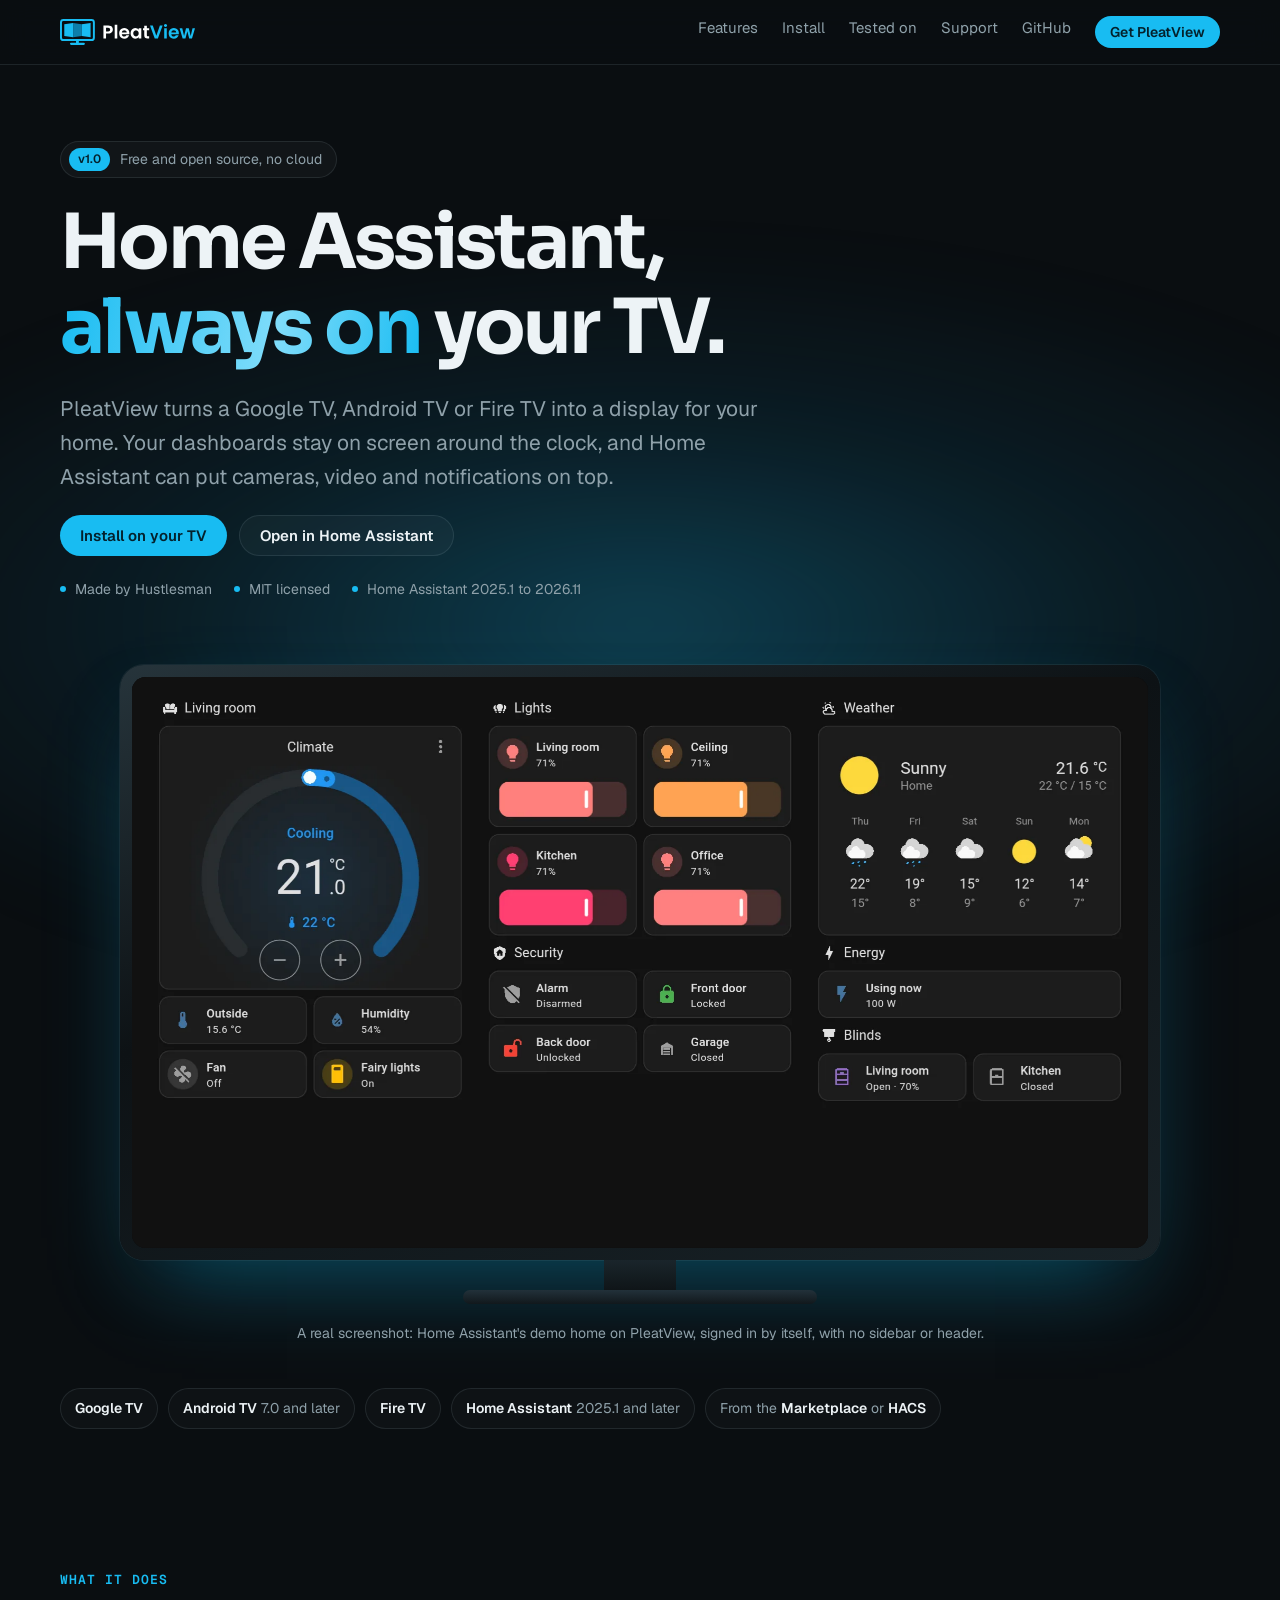
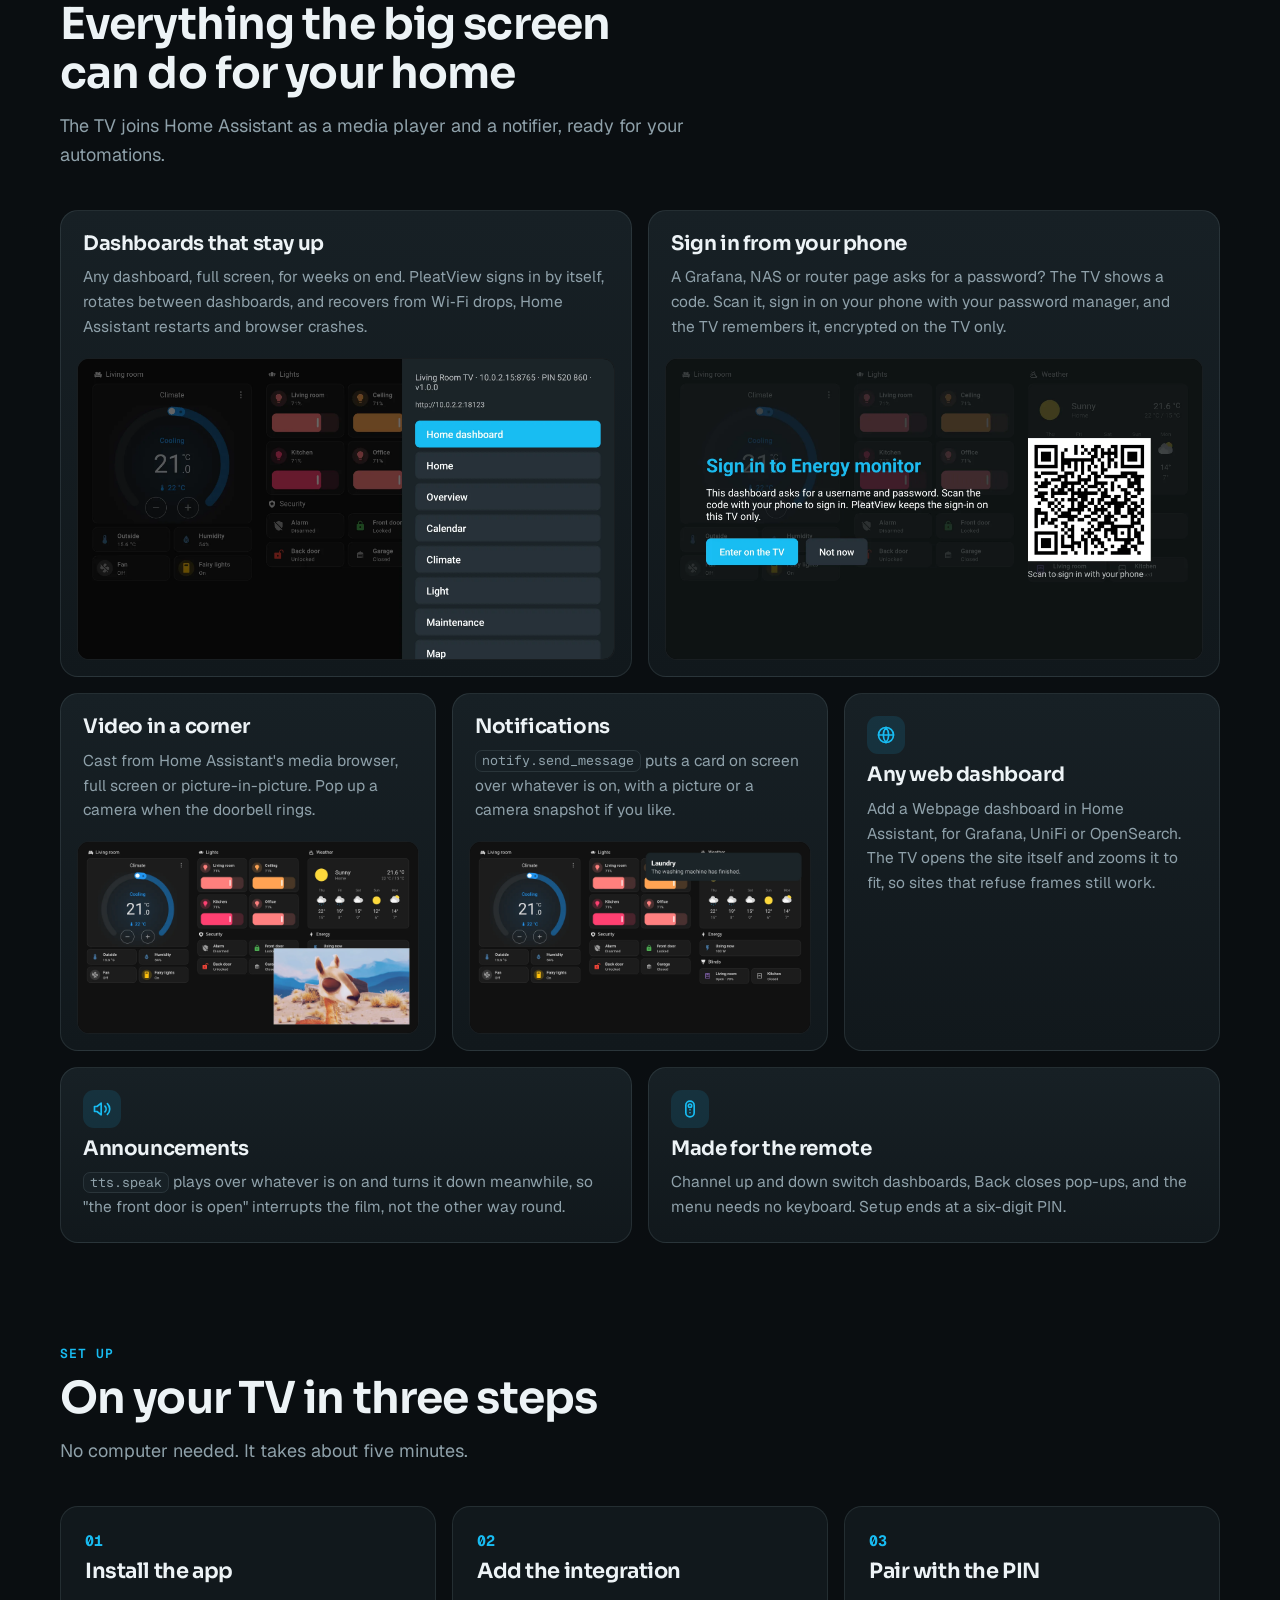
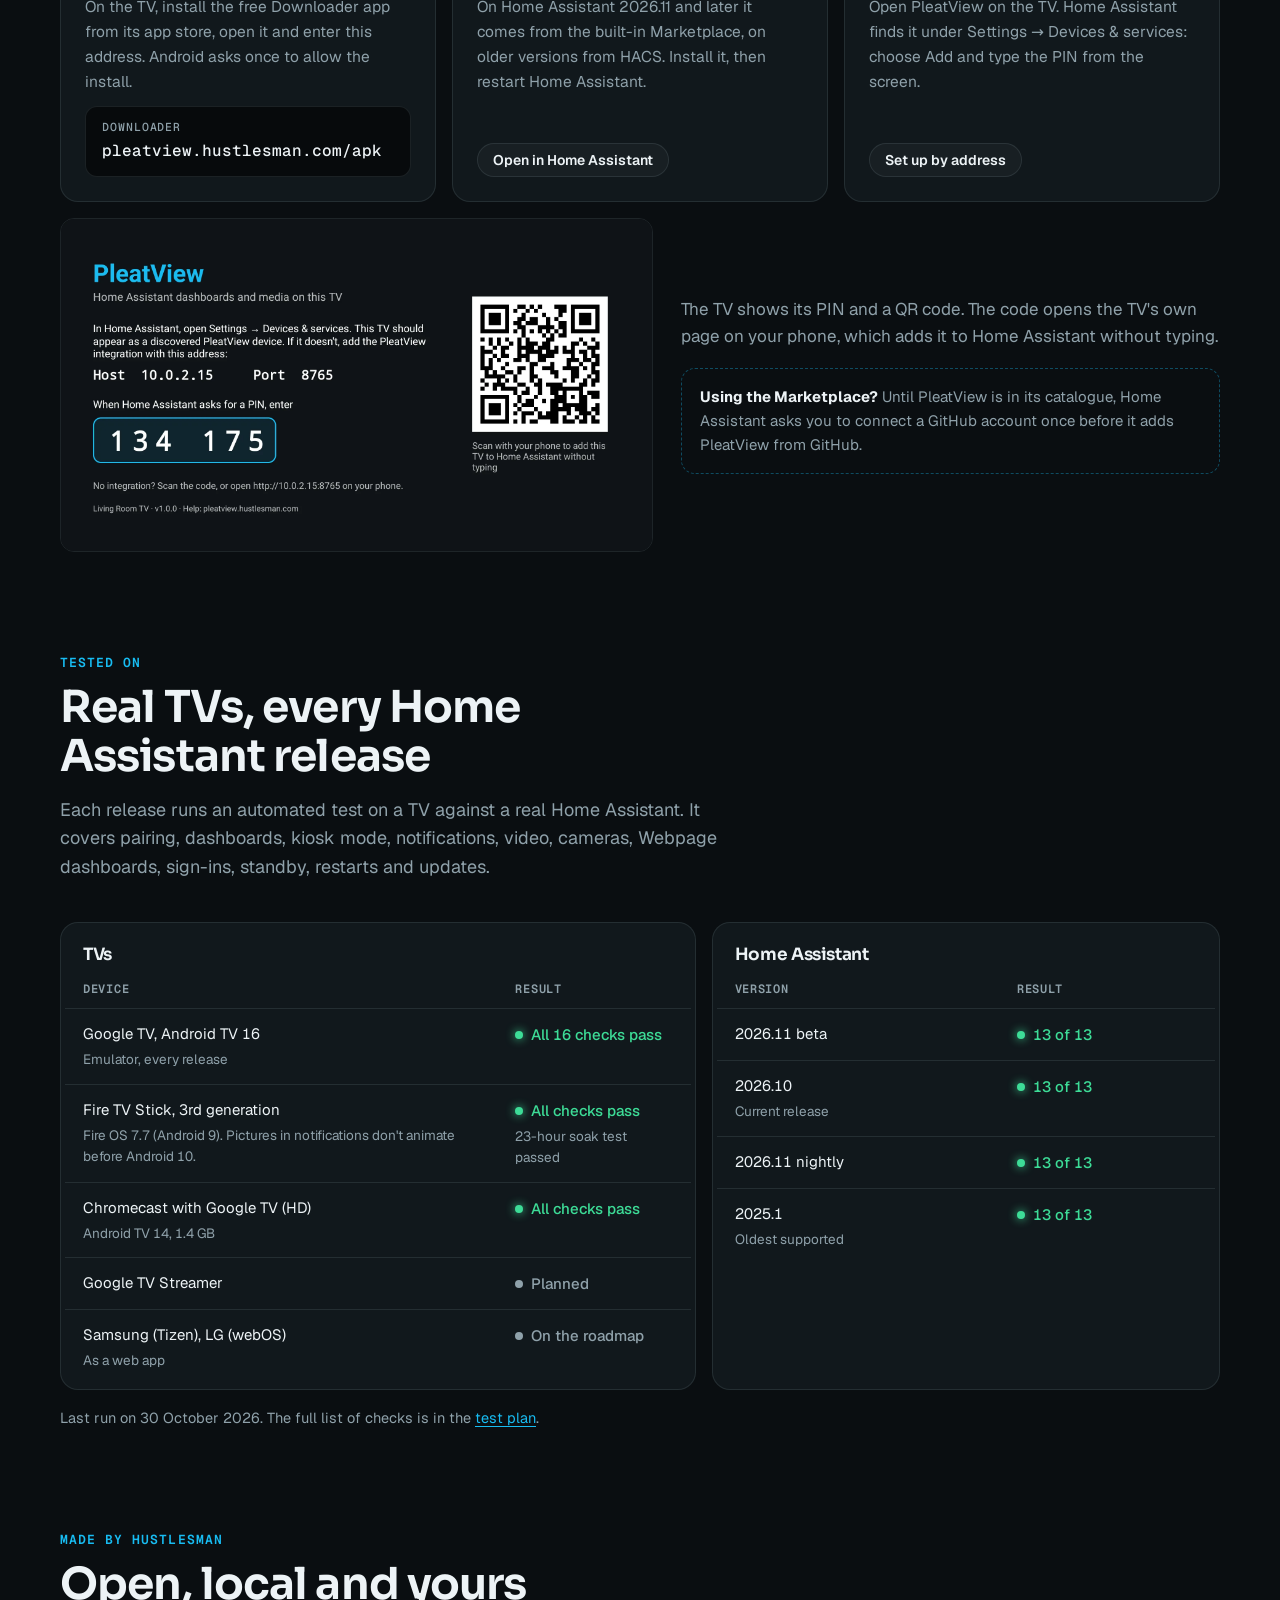
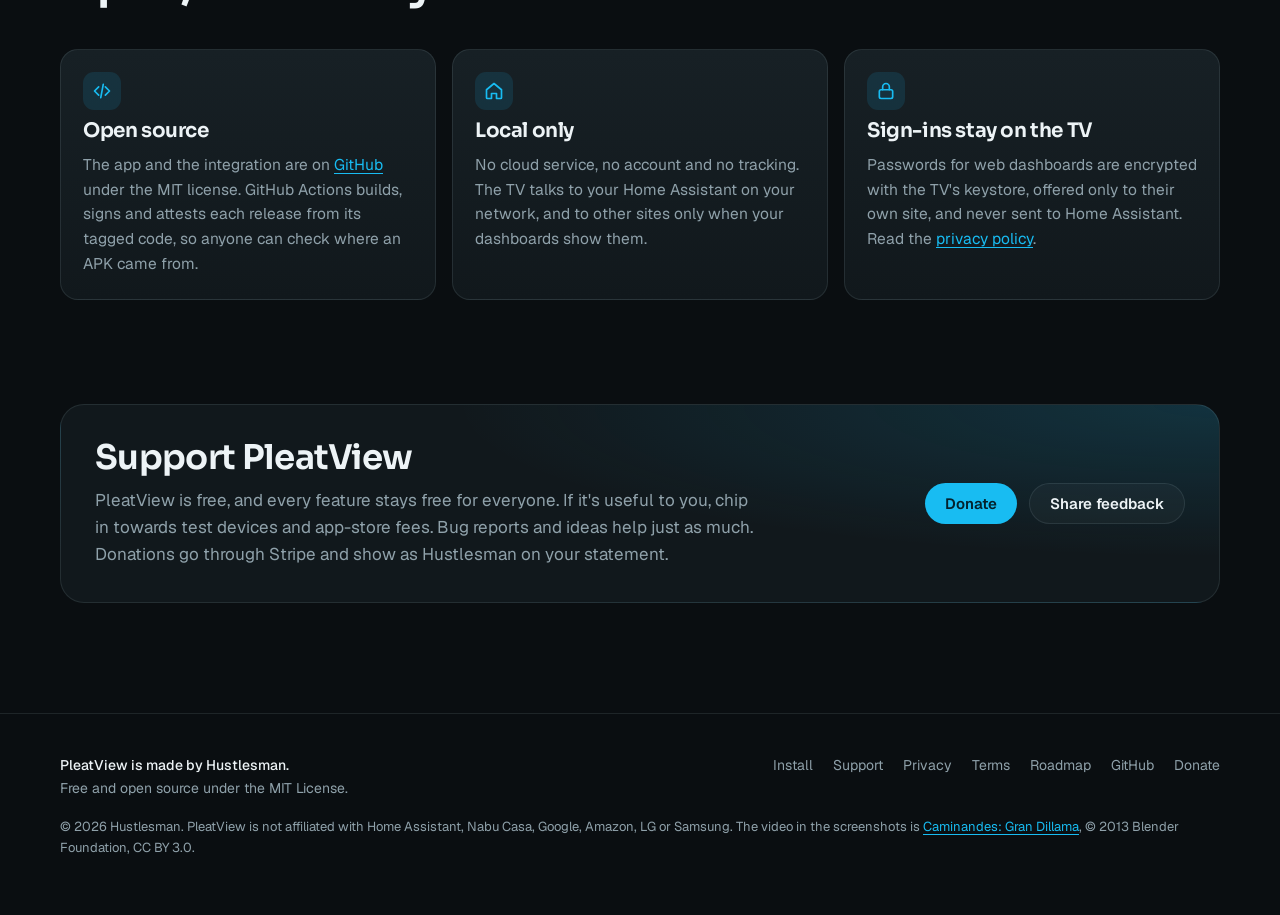
<file: site/index.html>
<!doctype html>
<html lang="en">
<head>
<meta charset="utf-8">
<meta name="viewport" content="width=device-width, initial-scale=1">
<title>PleatView: Home Assistant dashboards on your TV</title>
<meta name="description" content="PleatView turns a Google TV, Android TV or Fire TV into an always-on Home Assistant display. Dashboards around the clock, with cameras, video, sign-ins and notifications on top. Free, open source, local.">
<meta name="theme-color" content="#0a0e11">
<meta property="og:title" content="PleatView: Home Assistant dashboards on your TV">
<meta property="og:description" content="An always-on Home Assistant display for Google TV, Android TV and Fire TV. Free, open source and local.">
<meta property="og:image" content="https://pleatview.hustlesman.com/img/play/feature-graphic.png">
<meta property="og:url" content="https://pleatview.hustlesman.com/">
<link rel="icon" href="/favicon.svg" type="image/svg+xml">
<link rel="apple-touch-icon" href="/img/apple-touch-icon.png">
<link rel="preload" href="fonts/sora-latin-wght-normal.woff2" as="font" type="font/woff2" crossorigin>
<link rel="preload" href="fonts/geist-latin-wght-normal.woff2" as="font" type="font/woff2" crossorigin>
<link rel="stylesheet" href="style.css">
<style>
  /* The hero screen's three pleats show thirds of the same screenshot. */
  .tv .pleat { background-image: url("img/screens/dashboard.webp"); }
</style>
</head>
<body>
<header class="site-header">
  <div class="wrap">
    <a class="logo" href="/" aria-label="PleatView home"><img src="img/logo.svg" width="135" height="26" alt="PleatView"></a>
    <nav class="site-nav" aria-label="Main">
      <a href="#features">Features</a>
      <a href="#install">Install</a>
      <a href="#tested">Tested on</a>
      <a href="support.html">Support</a>
      <a href="https://github.com/Hustlesman/pleatview">GitHub</a>
      <a class="button primary small" href="#install">Get PleatView</a>
    </nav>
  </div>
</header>

<main>
  <section class="hero">
    <div class="wrap">
      <div class="hero-copy">
        <span class="eyebrow"><b>v1.0</b> Free and open source, no cloud</span>
        <h1>Home Assistant, <em>always on</em> your TV.</h1>
        <p class="lead">PleatView turns a Google TV, Android TV or Fire TV into a display for your home. Your dashboards stay on screen around the clock, and Home Assistant can put cameras, video and notifications on top.</p>
        <div class="actions">
          <a class="button primary" href="#install">Install on your TV</a>
          <a class="button quiet" href="https://my.home-assistant.io/redirect/hacs_repository/?owner=Hustlesman&amp;repository=pleatview&amp;category=integration">Open in Home Assistant</a>
        </div>
        <p class="facts"><span>Made by Hustlesman</span><span>MIT licensed</span><span>Home Assistant 2025.1 to 2026.11</span></p>
      </div>

      <figure class="tv unfold">
        <div class="tv-bezel">
          <div class="tv-screen">
            <div class="pleat" aria-hidden="true"></div><div class="pleat" aria-hidden="true"></div><div class="pleat" aria-hidden="true"></div>
            <img src="img/screens/dashboard.webp" width="1920" height="1080" alt="A Home Assistant dashboard full screen on a TV: a thermostat, light switches with brightness sliders, a weather forecast and the alarm and locks">
          </div>
        </div>
        <div class="tv-stand" aria-hidden="true"></div>
        <figcaption>A real screenshot: Home Assistant's demo home on PleatView, signed in by itself, with no sidebar or header.</figcaption>
      </figure>

      <div class="platforms" aria-label="Runs on">
        <span><strong>Google TV</strong></span>
        <span><strong>Android TV</strong> 7.0 and later</span>
        <span><strong>Fire TV</strong></span>
        <span><strong>Home Assistant</strong> 2025.1 and later</span>
        <span>From the <strong>Marketplace</strong> or <strong>HACS</strong></span>
      </div>
    </div>
  </section>

  <section class="section" id="features">
    <div class="wrap">
      <div class="section-head">
        <span class="kicker">What it does</span>
        <h2>Everything the big screen can do for your home</h2>
        <p>The TV joins Home Assistant as a media player and a notifier, ready for your automations.</p>
      </div>
      <div class="features">
        <article class="feature wide">
          <h3>Dashboards that stay up</h3>
          <p>Any dashboard, full screen, for weeks on end. PleatView signs in by itself, rotates between dashboards, and recovers from Wi‑Fi drops, Home Assistant restarts and browser crashes.</p>
          <div class="shot"><img src="img/screens/menu.webp" width="1920" height="1080" loading="lazy" alt="PleatView's menu over a dashboard, listing the dashboards to switch to"></div>
        </article>
        <article class="feature wide">
          <h3>Sign in from your phone</h3>
          <p>A Grafana, NAS or router page asks for a password? The TV shows a code. Scan it, sign in on your phone with your password manager, and the TV remembers it, encrypted on the TV only.</p>
          <div class="shot"><img src="img/screens/sign-in.webp" width="1920" height="1080" loading="lazy" alt="The TV asks to sign in to the Energy monitor dashboard and shows a QR code to scan"></div>
        </article>
        <article class="feature">
          <h3>Video in a corner</h3>
          <p>Cast from Home Assistant's media browser, full screen or picture-in-picture. Pop up a camera when the doorbell rings.</p>
          <div class="shot"><img src="img/screens/picture-in-picture.webp" width="1920" height="1080" loading="lazy" alt="A video playing picture-in-picture over the dashboard"></div>
        </article>
        <article class="feature">
          <h3>Notifications</h3>
          <p><code>notify.send_message</code> puts a card on screen over whatever is on, with a picture or a camera snapshot if you like.</p>
          <div class="shot"><img src="img/screens/notification.webp" width="1920" height="1080" loading="lazy" alt="A notification card saying the washing machine has finished, over the dashboard"></div>
        </article>
        <article class="feature">
          <span class="icon" aria-hidden="true"><svg viewBox="0 0 24 24" fill="none" stroke="currentColor" stroke-width="2" stroke-linecap="round" stroke-linejoin="round"><circle cx="12" cy="12" r="9"/><path d="M3 12h18M12 3a14 14 0 0 1 0 18M12 3a14 14 0 0 0 0 18"/></svg></span>
          <h3>Any web dashboard</h3>
          <p>Add a Webpage dashboard in Home Assistant, for Grafana, UniFi or OpenSearch. The TV opens the site itself and zooms it to fit, so sites that refuse frames still work.</p>
        </article>
        <article class="feature wide">
          <span class="icon" aria-hidden="true"><svg viewBox="0 0 24 24" fill="none" stroke="currentColor" stroke-width="2" stroke-linecap="round" stroke-linejoin="round"><path d="M11 5 6 9H3v6h3l5 4z"/><path d="M15.5 8.5a5 5 0 0 1 0 7M18.5 5.5a9 9 0 0 1 0 13"/></svg></span>
          <h3>Announcements</h3>
          <p><code>tts.speak</code> plays over whatever is on and turns it down meanwhile, so "the front door is open" interrupts the film, not the other way round.</p>
        </article>
        <article class="feature wide">
          <span class="icon" aria-hidden="true"><svg viewBox="0 0 24 24" fill="none" stroke="currentColor" stroke-width="2" stroke-linecap="round" stroke-linejoin="round"><rect x="7" y="2.5" width="10" height="19" rx="5"/><circle cx="12" cy="8" r="2"/><path d="M12 13v.01M12 16.5v.01"/></svg></span>
          <h3>Made for the remote</h3>
          <p>Channel up and down switch dashboards, Back closes pop-ups, and the menu needs no keyboard. Setup ends at a six-digit PIN.</p>
        </article>
      </div>
    </div>
  </section>

  <section class="section" id="install">
    <div class="wrap">
      <div class="section-head">
        <span class="kicker">Set up</span>
        <h2>On your TV in three steps</h2>
        <p>No computer needed. It takes about five minutes.</p>
      </div>
      <div class="steps">
        <div class="step">
          <h3>Install the app</h3>
          <p>On the TV, install the free Downloader app from its app store, open it and enter this address. Android asks once to allow the install.</p>
          <div class="code-line"><small>Downloader</small>pleatview.hustlesman.com/apk</div>
        </div>
        <div class="step">
          <h3>Add the integration</h3>
          <p>On Home Assistant 2026.11 and later it comes from the built-in Marketplace, on older versions from HACS. Install it, then restart Home Assistant.</p>
          <div class="actions"><a class="button quiet small" href="https://my.home-assistant.io/redirect/hacs_repository/?owner=Hustlesman&amp;repository=pleatview&amp;category=integration">Open in Home Assistant</a></div>
        </div>
        <div class="step">
          <h3>Pair with the PIN</h3>
          <p>Open PleatView on the TV. Home Assistant finds it under Settings → Devices &amp; services: choose Add and type the PIN from the screen.</p>
          <div class="actions"><a class="button quiet small" href="https://my.home-assistant.io/redirect/config_flow_start/?domain=pleatview">Set up by address</a></div>
        </div>
      </div>
      <div class="setup-shot">
        <figure><img src="img/screens/setup.webp" width="1920" height="1080" loading="lazy" alt="PleatView's setup screen with a six-digit PIN and a QR code"></figure>
        <div>
          <p>The TV shows its PIN and a QR code. The code opens the TV's own page on your phone, which adds it to Home Assistant without typing.</p>
          <p class="note"><strong>Using the Marketplace?</strong> Until PleatView is in its catalogue, Home Assistant asks you to connect a GitHub account once before it adds PleatView from GitHub.</p>
        </div>
      </div>
    </div>
  </section>

  <section class="section" id="tested">
    <div class="wrap">
      <div class="section-head">
        <span class="kicker">Tested on</span>
        <h2>Real TVs, every Home Assistant release</h2>
        <p>Each release runs an automated test on a TV against a real Home Assistant. It covers pairing, dashboards, kiosk mode, notifications, video, cameras, Webpage dashboards, sign-ins, standby, restarts and updates.</p>
      </div>
      <div class="matrix">
        <div class="table-card">
          <h3>TVs</h3>
          <table>
            <thead><tr><th>Device</th><th>Result</th></tr></thead>
            <tbody>
              <tr><td>Google TV, Android TV 16<small>Emulator, every release</small></td><td><span class="state pass">All 16 checks pass</span></td></tr>
              <tr><td>Fire TV Stick, 3rd generation<small>Fire OS 7.7 (Android 9). Pictures in notifications don't animate before Android 10.</small></td><td><span class="state pass">All checks pass</span><small>23-hour soak test passed</small></td></tr>
              <tr><td>Chromecast with Google TV (HD)<small>Android TV 14, 1.4 GB</small></td><td><span class="state pass">All checks pass</span></td></tr>
              <tr><td>Google TV Streamer</td><td><span class="state planned">Planned</span></td></tr>
              <tr><td>Samsung (Tizen), LG (webOS)<small>As a web app</small></td><td><span class="state planned">On the roadmap</span></td></tr>
            </tbody>
          </table>
        </div>
        <div class="table-card">
          <h3>Home Assistant</h3>
          <table>
            <thead><tr><th>Version</th><th>Result</th></tr></thead>
            <tbody>
              <tr><td>2026.11 beta</td><td><span class="state pass">13 of 13</span></td></tr>
              <tr><td>2026.10<small>Current release</small></td><td><span class="state pass">13 of 13</span></td></tr>
              <tr><td>2026.11 nightly</td><td><span class="state pass">13 of 13</span></td></tr>
              <tr><td>2025.1<small>Oldest supported</small></td><td><span class="state pass">13 of 13</span></td></tr>
            </tbody>
          </table>
        </div>
      </div>
      <p class="matrix-foot">Last run on 30 October 2026. The full list of checks is in the <a href="https://github.com/Hustlesman/pleatview/blob/main/docs/test-plan.md">test plan</a>.</p>
    </div>
  </section>

  <section class="section" id="trust">
    <div class="wrap">
      <div class="section-head">
        <span class="kicker">Made by Hustlesman</span>
        <h2>Open, local and yours</h2>
      </div>
      <div class="trust">
        <article class="feature">
          <span class="icon" aria-hidden="true"><svg viewBox="0 0 24 24" fill="none" stroke="currentColor" stroke-width="2" stroke-linecap="round" stroke-linejoin="round"><path d="m8 7-5 5 5 5M16 7l5 5-5 5M13.5 4l-3 16"/></svg></span>
          <h3>Open source</h3>
          <p>The app and the integration are on <a href="https://github.com/Hustlesman/pleatview">GitHub</a> under the MIT license. GitHub Actions builds, signs and attests each release from its tagged code, so anyone can check where an APK came from.</p>
        </article>
        <article class="feature">
          <span class="icon" aria-hidden="true"><svg viewBox="0 0 24 24" fill="none" stroke="currentColor" stroke-width="2" stroke-linecap="round" stroke-linejoin="round"><path d="M3 10.5 12 3l9 7.5V20a1 1 0 0 1-1 1h-5v-6h-6v6H4a1 1 0 0 1-1-1z"/></svg></span>
          <h3>Local only</h3>
          <p>No cloud service, no account and no tracking. The TV talks to your Home Assistant on your network, and to other sites only when your dashboards show them.</p>
        </article>
        <article class="feature">
          <span class="icon" aria-hidden="true"><svg viewBox="0 0 24 24" fill="none" stroke="currentColor" stroke-width="2" stroke-linecap="round" stroke-linejoin="round"><rect x="4" y="10.5" width="16" height="10.5" rx="2"/><path d="M8 10.5V7a4 4 0 0 1 8 0v3.5"/></svg></span>
          <h3>Sign-ins stay on the TV</h3>
          <p>Passwords for web dashboards are encrypted with the TV's keystore, offered only to their own site, and never sent to Home Assistant. Read the <a href="privacy.html">privacy policy</a>.</p>
        </article>
      </div>
    </div>
  </section>

  <section class="section" id="support">
    <div class="wrap">
      <div class="support">
        <div>
          <h2>Support PleatView</h2>
          <p>PleatView is free, and every feature stays free for everyone. If it's useful to you, chip in towards test devices and app-store fees. Bug reports and ideas help just as much. Donations go through Stripe and show as Hustlesman on your statement.</p>
        </div>
        <div class="actions">
          <a class="button primary" href="https://donate.stripe.com/cNifZg4Wudug46O4X38Ra00">Donate</a>
          <a class="button quiet" href="https://github.com/Hustlesman/pleatview/issues">Share feedback</a>
        </div>
      </div>
    </div>
  </section>
</main>

<footer class="site-footer">
  <div class="wrap">
    <div>
      <p class="made">PleatView is made by Hustlesman.</p>
      <p>Free and open source under the MIT License.</p>
    </div>
    <nav aria-label="Footer">
      <a href="#install">Install</a>
      <a href="support.html">Support</a>
      <a href="privacy.html">Privacy</a>
      <a href="terms.html">Terms</a>
      <a href="https://github.com/Hustlesman/pleatview/blob/main/ROADMAP.md">Roadmap</a>
      <a href="https://github.com/Hustlesman/pleatview">GitHub</a>
      <a href="https://donate.stripe.com/cNifZg4Wudug46O4X38Ra00">Donate</a>
    </nav>
    <p class="fine">© 2026 Hustlesman. PleatView is not affiliated with Home Assistant, Nabu Casa, Google, Amazon, LG or Samsung. The video in the screenshots is <a href="https://caminandes.com">Caminandes: Gran Dillama</a>, © 2013 Blender Foundation, CC BY 3.0.</p>
  </div>
</footer>
</body>
</html>
</file>
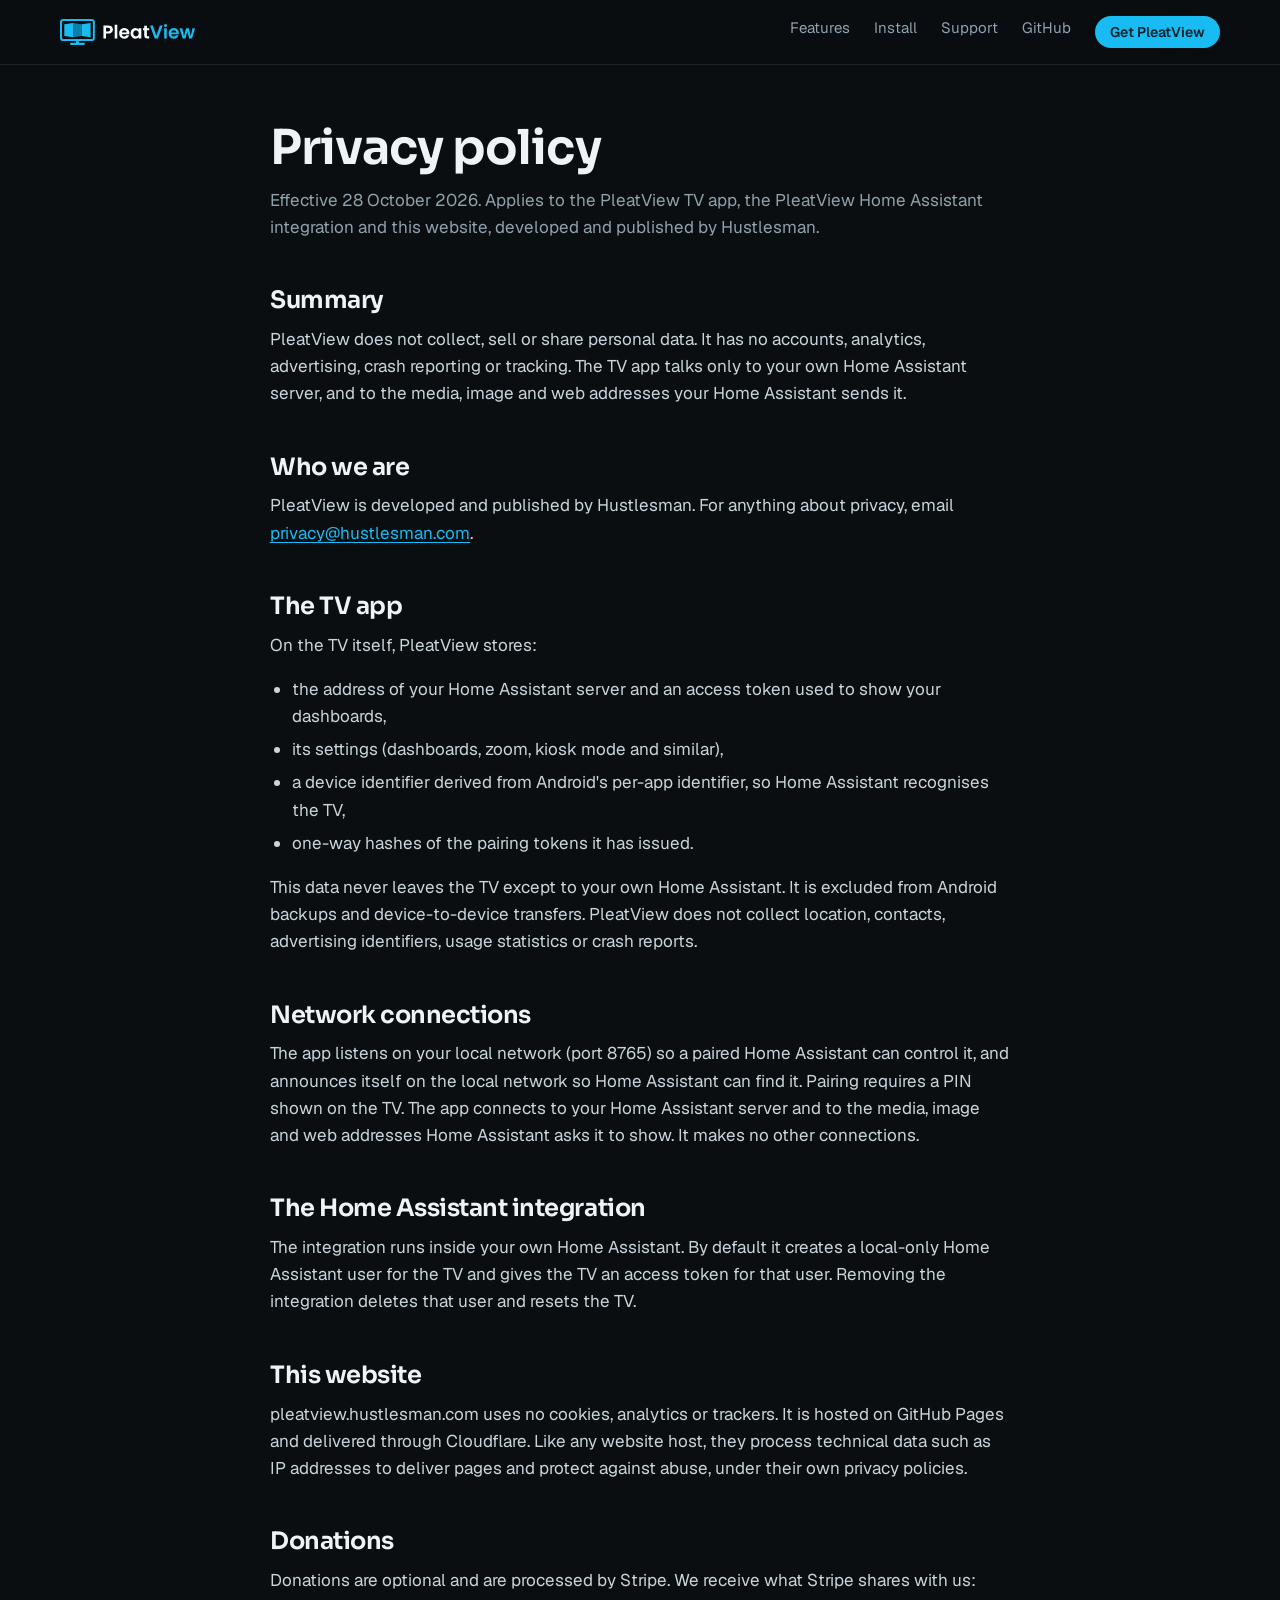
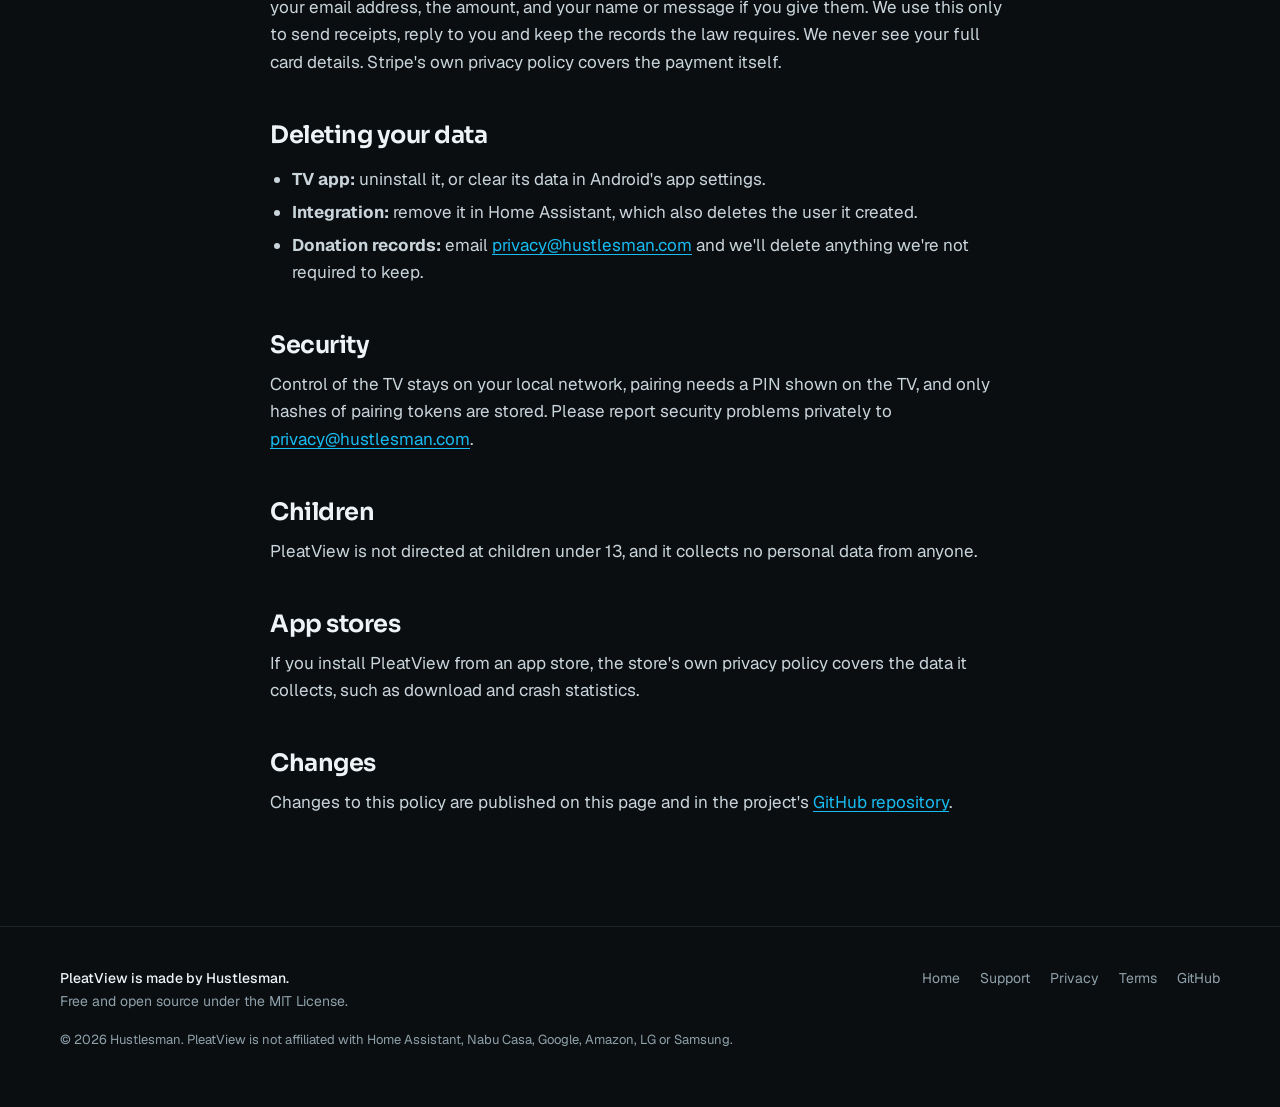
<file: site/privacy.html>
<!doctype html>
<html lang="en">
<head>
<meta charset="utf-8">
<meta name="viewport" content="width=device-width, initial-scale=1">
<title>PleatView privacy policy</title>
<meta name="theme-color" content="#0a0e11">
<link rel="icon" href="/favicon.svg" type="image/svg+xml">
<link rel="apple-touch-icon" href="/img/apple-touch-icon.png">
<link rel="preload" href="fonts/sora-latin-wght-normal.woff2" as="font" type="font/woff2" crossorigin>
<link rel="preload" href="fonts/geist-latin-wght-normal.woff2" as="font" type="font/woff2" crossorigin>
<link rel="stylesheet" href="style.css">
</head>
<body>
<header class="site-header">
  <div class="wrap">
    <a class="logo" href="/" aria-label="PleatView home"><img src="img/logo.svg" width="135" height="26" alt="PleatView"></a>
    <nav class="site-nav" aria-label="Main">
      <a href="/#features">Features</a>
      <a href="/#install">Install</a>
      <a href="support.html">Support</a>
      <a href="https://github.com/Hustlesman/pleatview">GitHub</a>
      <a class="button primary small" href="/#install">Get PleatView</a>
    </nav>
  </div>
</header>
<main class="wrap prose">
<!-- Keep the contact address readable without JavaScript (Cloudflare email obfuscation). -->
<!--email_off-->
  <h1>Privacy policy</h1>
  <p class="muted">Effective 28 October 2026. Applies to the PleatView TV app, the PleatView Home Assistant integration and this website, developed and published by Hustlesman.</p>

  <h2>Summary</h2>
  <p>PleatView does not collect, sell or share personal data. It has no accounts, analytics, advertising, crash reporting or tracking. The TV app talks only to your own Home Assistant server, and to the media, image and web addresses your Home Assistant sends it.</p>

  <h2>Who we are</h2>
  <p>PleatView is developed and published by Hustlesman. For anything about privacy, email <a href="mailto:privacy@hustlesman.com">privacy@hustlesman.com</a>.</p>

  <h2>The TV app</h2>
  <p>On the TV itself, PleatView stores:</p>
  <ul>
    <li>the address of your Home Assistant server and an access token used to show your dashboards,</li>
    <li>its settings (dashboards, zoom, kiosk mode and similar),</li>
    <li>a device identifier derived from Android's per-app identifier, so Home Assistant recognises the TV,</li>
    <li>one-way hashes of the pairing tokens it has issued.</li>
  </ul>
  <p>This data never leaves the TV except to your own Home Assistant. It is excluded from Android backups and device-to-device transfers. PleatView does not collect location, contacts, advertising identifiers, usage statistics or crash reports.</p>

  <h2>Network connections</h2>
  <p>The app listens on your local network (port 8765) so a paired Home Assistant can control it, and announces itself on the local network so Home Assistant can find it. Pairing requires a PIN shown on the TV. The app connects to your Home Assistant server and to the media, image and web addresses Home Assistant asks it to show. It makes no other connections.</p>

  <h2>The Home Assistant integration</h2>
  <p>The integration runs inside your own Home Assistant. By default it creates a local-only Home Assistant user for the TV and gives the TV an access token for that user. Removing the integration deletes that user and resets the TV.</p>

  <h2>This website</h2>
  <p>pleatview.hustlesman.com uses no cookies, analytics or trackers. It is hosted on GitHub Pages and delivered through Cloudflare. Like any website host, they process technical data such as IP addresses to deliver pages and protect against abuse, under their own privacy policies.</p>

  <h2>Donations</h2>
  <p>Donations are optional and are processed by Stripe. We receive what Stripe shares with us: your email address, the amount, and your name or message if you give them. We use this only to send receipts, reply to you and keep the records the law requires. We never see your full card details. Stripe's own privacy policy covers the payment itself.</p>

  <h2>Deleting your data</h2>
  <ul>
    <li><strong>TV app:</strong> uninstall it, or clear its data in Android's app settings.</li>
    <li><strong>Integration:</strong> remove it in Home Assistant, which also deletes the user it created.</li>
    <li><strong>Donation records:</strong> email <a href="mailto:privacy@hustlesman.com">privacy@hustlesman.com</a> and we'll delete anything we're not required to keep.</li>
  </ul>

  <h2>Security</h2>
  <p>Control of the TV stays on your local network, pairing needs a PIN shown on the TV, and only hashes of pairing tokens are stored. Please report security problems privately to <a href="mailto:privacy@hustlesman.com">privacy@hustlesman.com</a>.</p>

  <h2>Children</h2>
  <p>PleatView is not directed at children under 13, and it collects no personal data from anyone.</p>

  <h2>App stores</h2>
  <p>If you install PleatView from an app store, the store's own privacy policy covers the data it collects, such as download and crash statistics.</p>

  <h2>Changes</h2>
  <p>Changes to this policy are published on this page and in the project's <a href="https://github.com/Hustlesman/pleatview">GitHub repository</a>.</p>

<!--/email_off-->
</main>
<footer class="site-footer">
  <div class="wrap">
    <div>
      <p class="made">PleatView is made by Hustlesman.</p>
      <p>Free and open source under the MIT License.</p>
    </div>
    <nav aria-label="Footer">
      <a href="/">Home</a>
      <a href="support.html">Support</a>
      <a href="privacy.html">Privacy</a>
      <a href="terms.html">Terms</a>
      <a href="https://github.com/Hustlesman/pleatview">GitHub</a>
    </nav>
    <p class="fine">© 2026 Hustlesman. PleatView is not affiliated with Home Assistant, Nabu Casa, Google, Amazon, LG or Samsung.</p>
  </div>
</footer>
</body>
</html>
</file>
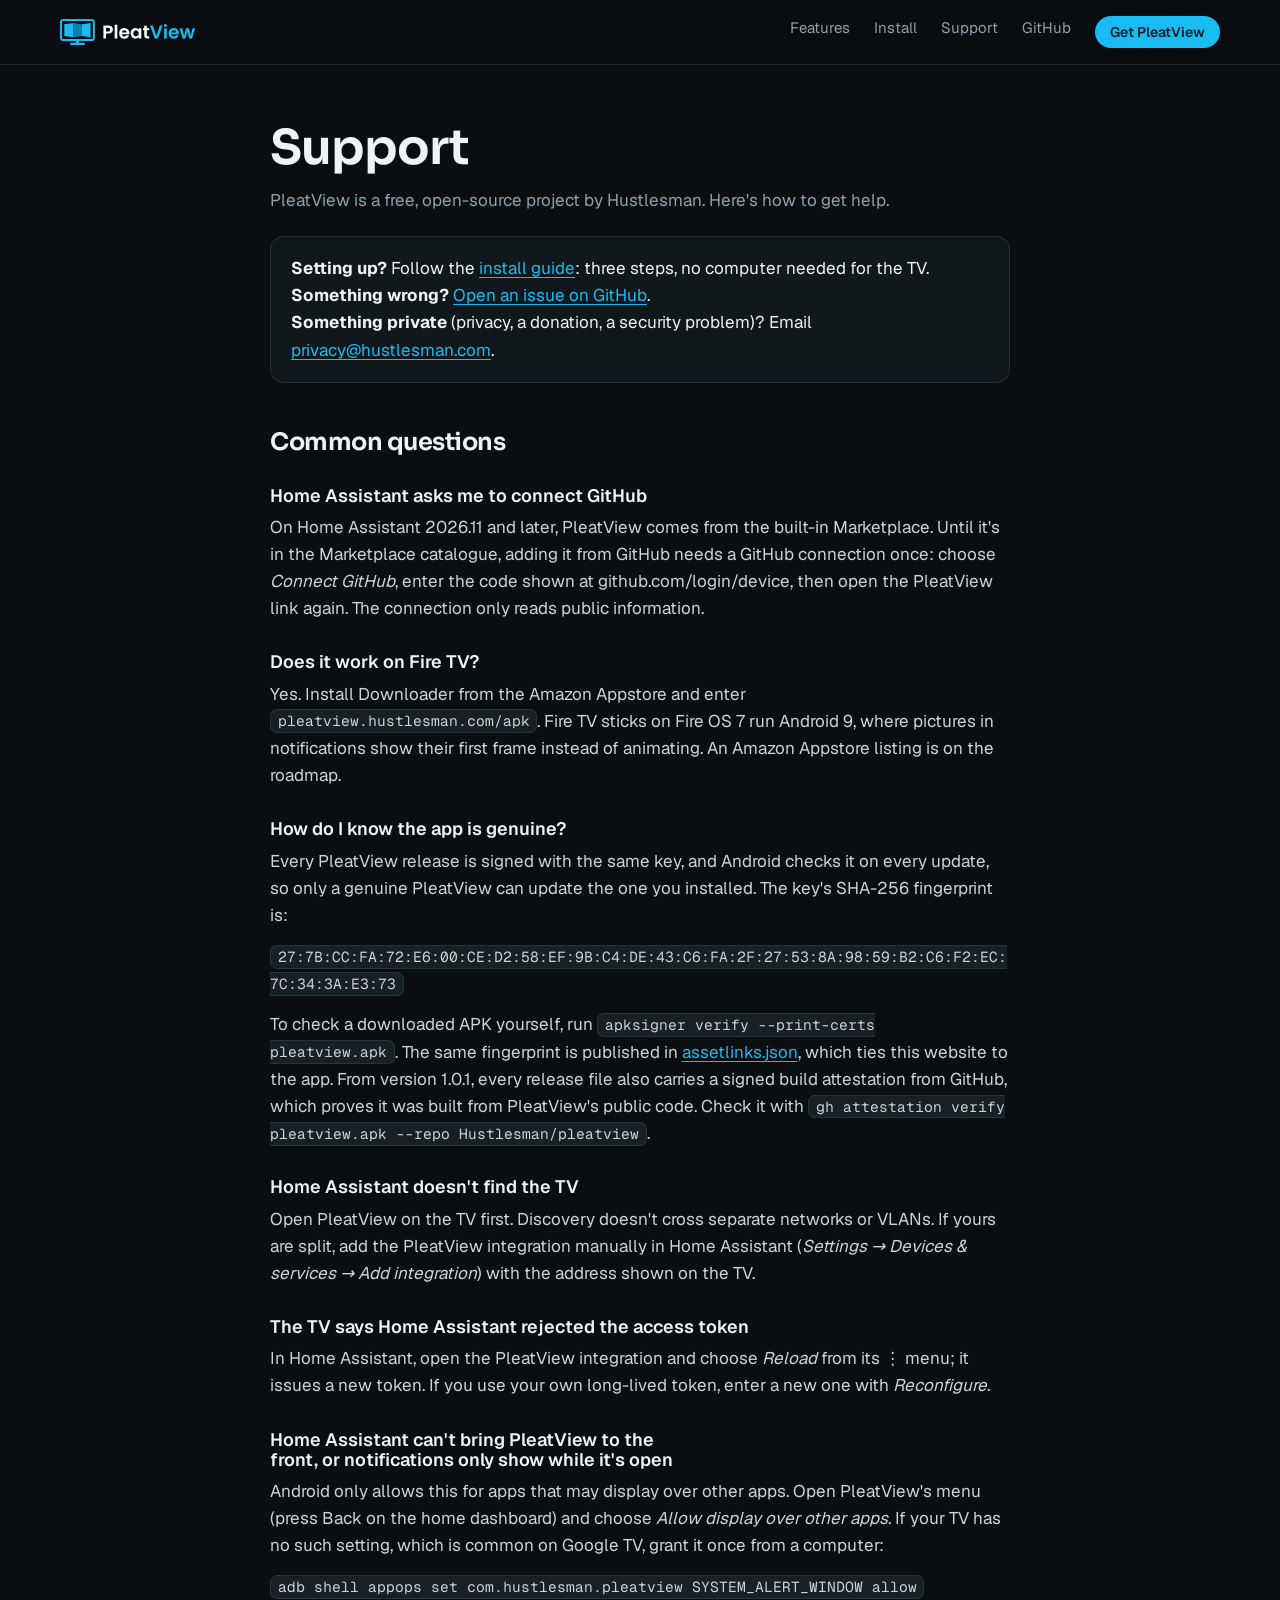
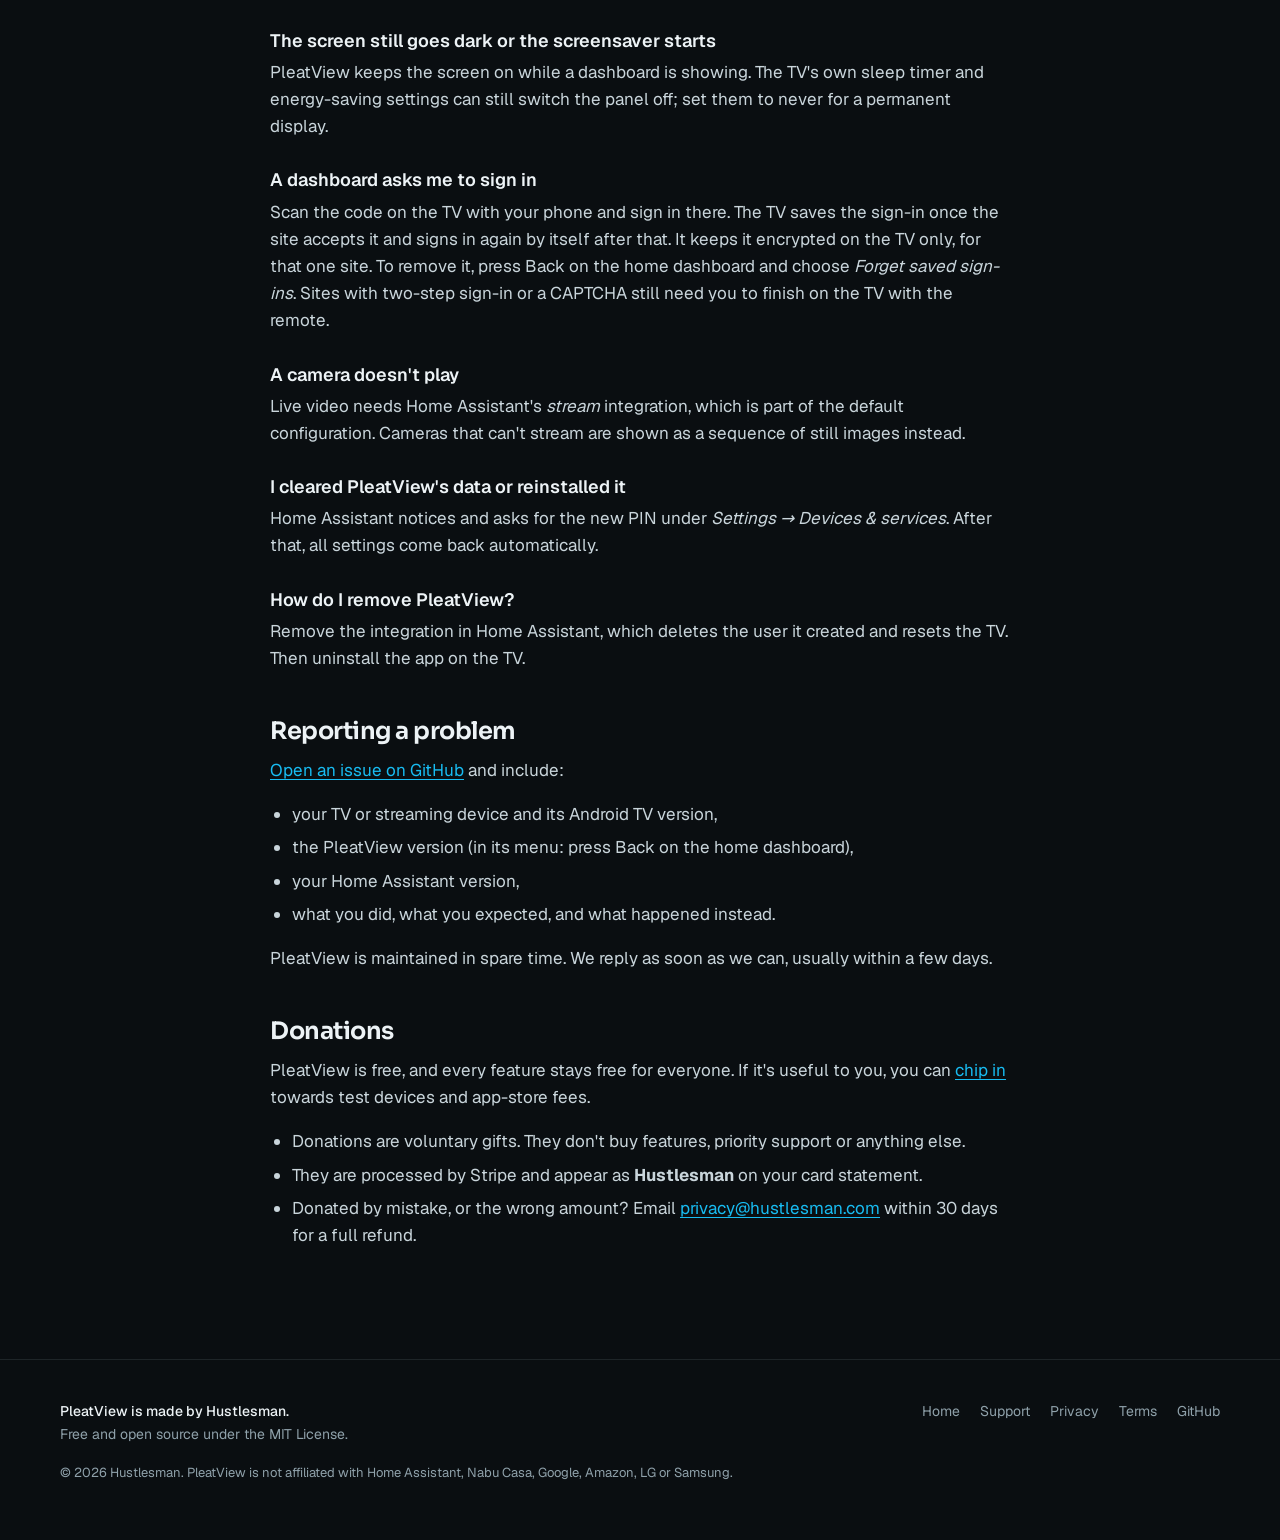
<file: site/support.html>
<!doctype html>
<html lang="en">
<head>
<meta charset="utf-8">
<meta name="viewport" content="width=device-width, initial-scale=1">
<title>PleatView support</title>
<meta name="theme-color" content="#0a0e11">
<link rel="icon" href="/favicon.svg" type="image/svg+xml">
<link rel="apple-touch-icon" href="/img/apple-touch-icon.png">
<link rel="preload" href="fonts/sora-latin-wght-normal.woff2" as="font" type="font/woff2" crossorigin>
<link rel="preload" href="fonts/geist-latin-wght-normal.woff2" as="font" type="font/woff2" crossorigin>
<link rel="stylesheet" href="style.css">
</head>
<body>
<header class="site-header">
  <div class="wrap">
    <a class="logo" href="/" aria-label="PleatView home"><img src="img/logo.svg" width="135" height="26" alt="PleatView"></a>
    <nav class="site-nav" aria-label="Main">
      <a href="/#features">Features</a>
      <a href="/#install">Install</a>
      <a href="support.html">Support</a>
      <a href="https://github.com/Hustlesman/pleatview">GitHub</a>
      <a class="button primary small" href="/#install">Get PleatView</a>
    </nav>
  </div>
</header>
<main class="wrap prose">
<!-- Keep the contact address readable without JavaScript (Cloudflare email obfuscation). -->
<!--email_off-->
  <h1>Support</h1>
  <p class="muted">PleatView is a free, open-source project by Hustlesman. Here's how to get help.</p>

  <div class="box">
    <strong>Setting up?</strong> Follow the <a href="https://github.com/Hustlesman/pleatview#install">install guide</a>: three steps, no computer needed for the TV.<br>
    <strong>Something wrong?</strong> <a href="https://github.com/Hustlesman/pleatview/issues/new">Open an issue on GitHub</a>.<br>
    <strong>Something private</strong> (privacy, a donation, a security problem)? Email <a href="mailto:privacy@hustlesman.com">privacy@hustlesman.com</a>.
  </div>

  <h2>Common questions</h2>

  <h3>Home Assistant asks me to connect GitHub</h3>
  <p>On Home Assistant 2026.11 and later, PleatView comes from the built-in Marketplace. Until it's in the Marketplace catalogue, adding it from GitHub needs a GitHub connection once: choose <em>Connect GitHub</em>, enter the code shown at github.com/login/device, then open the PleatView link again. The connection only reads public information.</p>

  <h3>Does it work on Fire TV?</h3>
  <p>Yes. Install Downloader from the Amazon Appstore and enter <code>pleatview.hustlesman.com/apk</code>. Fire TV sticks on Fire OS 7 run Android 9, where pictures in notifications show their first frame instead of animating. An Amazon Appstore listing is on the roadmap.</p>

  <h3>How do I know the app is genuine?</h3>
  <p>Every PleatView release is signed with the same key, and Android checks it on every update, so only a genuine PleatView can update the one you installed. The key's SHA-256 fingerprint is:</p>
  <p><code style="overflow-wrap:anywhere">27:7B:CC:FA:72:E6:00:CE:D2:58:EF:9B:C4:DE:43:C6:FA:2F:27:53:8A:98:59:B2:C6:F2:EC:7C:34:3A:E3:73</code></p>
  <p>To check a downloaded APK yourself, run <code>apksigner verify --print-certs pleatview.apk</code>. The same fingerprint is published in <a href="/.well-known/assetlinks.json">assetlinks.json</a>, which ties this website to the app. From version 1.0.1, every release file also carries a signed build attestation from GitHub, which proves it was built from PleatView's public code. Check it with <code>gh attestation verify pleatview.apk --repo Hustlesman/pleatview</code>.</p>

  <h3>Home Assistant doesn't find the TV</h3>
  <p>Open PleatView on the TV first. Discovery doesn't cross separate networks or VLANs. If yours are split, add the PleatView integration manually in Home Assistant (<em>Settings → Devices &amp; services → Add integration</em>) with the address shown on the TV.</p>

  <h3>The TV says Home Assistant rejected the access token</h3>
  <p>In Home Assistant, open the PleatView integration and choose <em>Reload</em> from its ⋮ menu; it issues a new token. If you use your own long-lived token, enter a new one with <em>Reconfigure</em>.</p>

  <h3>Home Assistant can't bring PleatView to the front, or notifications only show while it's open</h3>
  <p>Android only allows this for apps that may display over other apps. Open PleatView's menu (press Back on the home dashboard) and choose <em>Allow display over other apps</em>. If your TV has no such setting, which is common on Google TV, grant it once from a computer:</p>
  <p><code>adb shell appops set com.hustlesman.pleatview SYSTEM_ALERT_WINDOW allow</code></p>

  <h3>The screen still goes dark or the screensaver starts</h3>
  <p>PleatView keeps the screen on while a dashboard is showing. The TV's own sleep timer and energy-saving settings can still switch the panel off; set them to never for a permanent display.</p>

  <h3>A dashboard asks me to sign in</h3>
  <p>Scan the code on the TV with your phone and sign in there. The TV saves the sign-in once the site accepts it and signs in again by itself after that. It keeps it encrypted on the TV only, for that one site. To remove it, press Back on the home dashboard and choose <em>Forget saved sign-ins</em>. Sites with two-step sign-in or a CAPTCHA still need you to finish on the TV with the remote.</p>

  <h3>A camera doesn't play</h3>
  <p>Live video needs Home Assistant's <em>stream</em> integration, which is part of the default configuration. Cameras that can't stream are shown as a sequence of still images instead.</p>

  <h3>I cleared PleatView's data or reinstalled it</h3>
  <p>Home Assistant notices and asks for the new PIN under <em>Settings → Devices &amp; services</em>. After that, all settings come back automatically.</p>

  <h3>How do I remove PleatView?</h3>
  <p>Remove the integration in Home Assistant, which deletes the user it created and resets the TV. Then uninstall the app on the TV.</p>

  <h2>Reporting a problem</h2>
  <p><a href="https://github.com/Hustlesman/pleatview/issues/new">Open an issue on GitHub</a> and include:</p>
  <ul>
    <li>your TV or streaming device and its Android TV version,</li>
    <li>the PleatView version (in its menu: press Back on the home dashboard),</li>
    <li>your Home Assistant version,</li>
    <li>what you did, what you expected, and what happened instead.</li>
  </ul>
  <p>PleatView is maintained in spare time. We reply as soon as we can, usually within a few days.</p>

  <h2>Donations</h2>
  <p>PleatView is free, and every feature stays free for everyone. If it's useful to you, you can <a href="https://donate.stripe.com/cNifZg4Wudug46O4X38Ra00">chip in</a> towards test devices and app-store fees.</p>
  <ul>
    <li>Donations are voluntary gifts. They don't buy features, priority support or anything else.</li>
    <li>They are processed by Stripe and appear as <strong>Hustlesman</strong> on your card statement.</li>
    <li>Donated by mistake, or the wrong amount? Email <a href="mailto:privacy@hustlesman.com">privacy@hustlesman.com</a> within 30 days for a full refund.</li>
  </ul>

<!--/email_off-->
</main>
<footer class="site-footer">
  <div class="wrap">
    <div>
      <p class="made">PleatView is made by Hustlesman.</p>
      <p>Free and open source under the MIT License.</p>
    </div>
    <nav aria-label="Footer">
      <a href="/">Home</a>
      <a href="support.html">Support</a>
      <a href="privacy.html">Privacy</a>
      <a href="terms.html">Terms</a>
      <a href="https://github.com/Hustlesman/pleatview">GitHub</a>
    </nav>
    <p class="fine">© 2026 Hustlesman. PleatView is not affiliated with Home Assistant, Nabu Casa, Google, Amazon, LG or Samsung.</p>
  </div>
</footer>
</body>
</html>
</file>
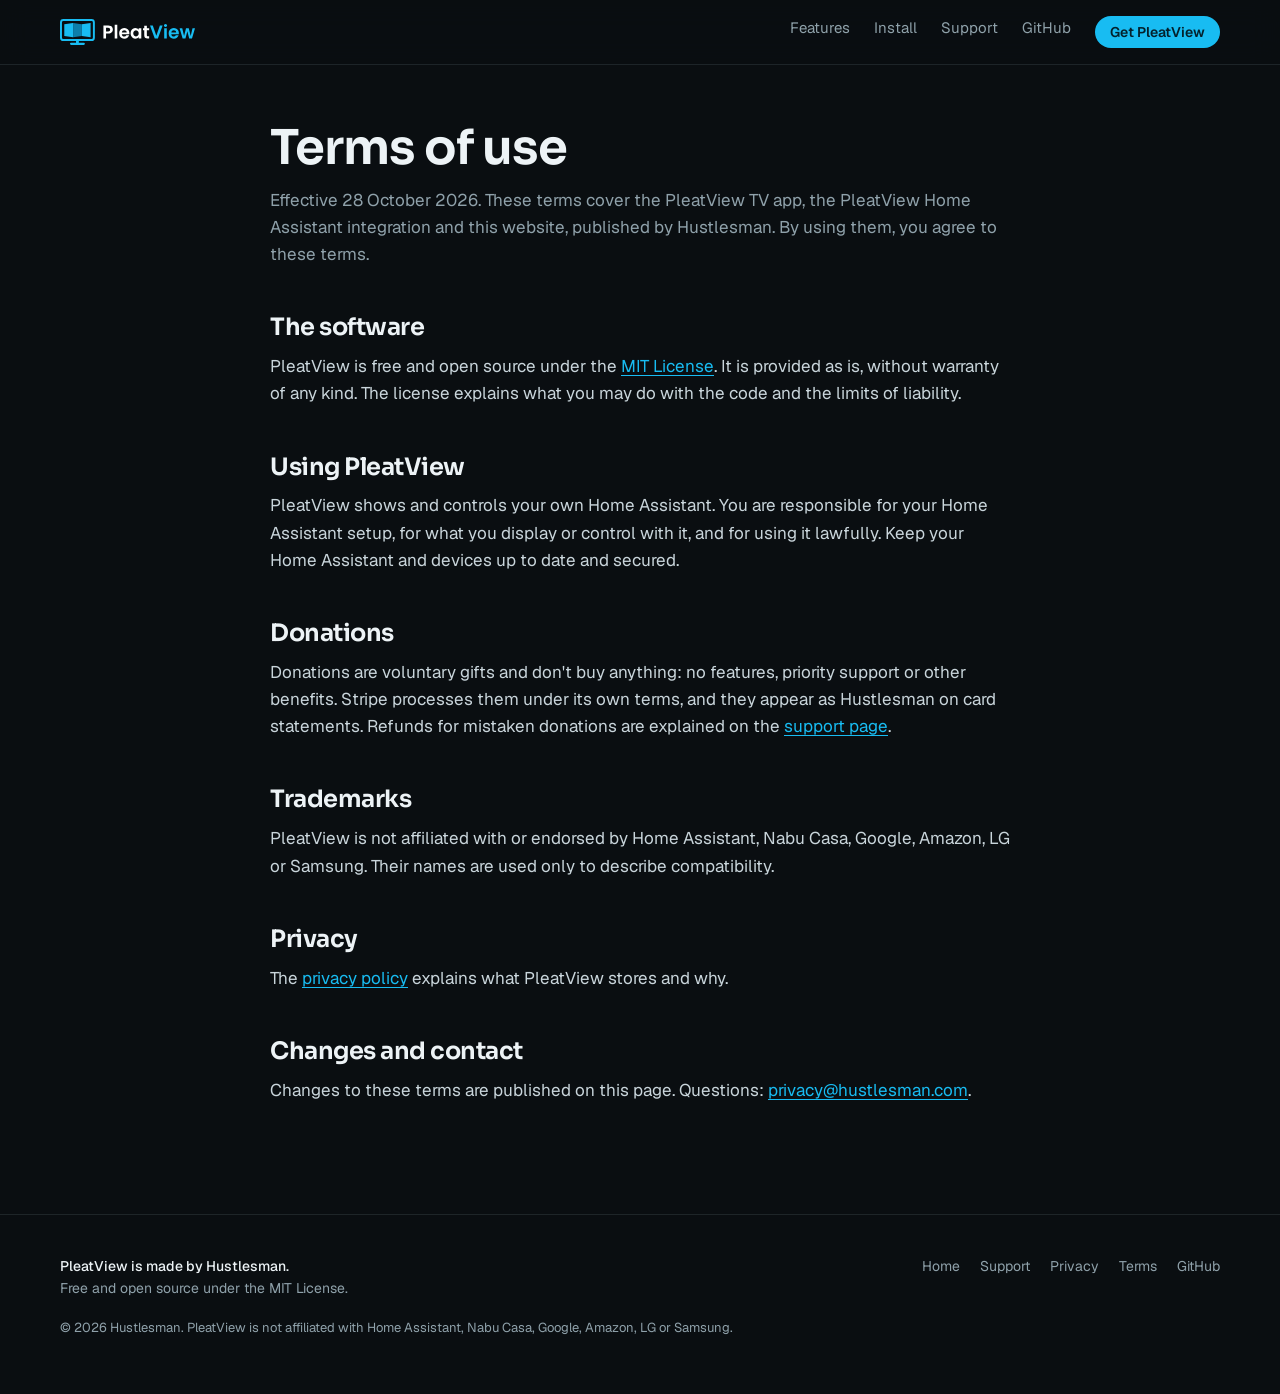
<file: site/terms.html>
<!doctype html>
<html lang="en">
<head>
<meta charset="utf-8">
<meta name="viewport" content="width=device-width, initial-scale=1">
<title>PleatView terms of use</title>
<meta name="theme-color" content="#0a0e11">
<link rel="icon" href="/favicon.svg" type="image/svg+xml">
<link rel="apple-touch-icon" href="/img/apple-touch-icon.png">
<link rel="preload" href="fonts/sora-latin-wght-normal.woff2" as="font" type="font/woff2" crossorigin>
<link rel="preload" href="fonts/geist-latin-wght-normal.woff2" as="font" type="font/woff2" crossorigin>
<link rel="stylesheet" href="style.css">
</head>
<body>
<header class="site-header">
  <div class="wrap">
    <a class="logo" href="/" aria-label="PleatView home"><img src="img/logo.svg" width="135" height="26" alt="PleatView"></a>
    <nav class="site-nav" aria-label="Main">
      <a href="/#features">Features</a>
      <a href="/#install">Install</a>
      <a href="support.html">Support</a>
      <a href="https://github.com/Hustlesman/pleatview">GitHub</a>
      <a class="button primary small" href="/#install">Get PleatView</a>
    </nav>
  </div>
</header>
<main class="wrap prose">
<!-- Keep the contact address readable without JavaScript (Cloudflare email obfuscation). -->
<!--email_off-->
  <h1>Terms of use</h1>
  <p class="muted">Effective 28 October 2026. These terms cover the PleatView TV app, the PleatView Home Assistant integration and this website, published by Hustlesman. By using them, you agree to these terms.</p>

  <h2>The software</h2>
  <p>PleatView is free and open source under the <a href="https://github.com/Hustlesman/pleatview/blob/main/LICENSE">MIT License</a>. It is provided as is, without warranty of any kind. The license explains what you may do with the code and the limits of liability.</p>

  <h2>Using PleatView</h2>
  <p>PleatView shows and controls your own Home Assistant. You are responsible for your Home Assistant setup, for what you display or control with it, and for using it lawfully. Keep your Home Assistant and devices up to date and secured.</p>

  <h2>Donations</h2>
  <p>Donations are voluntary gifts and don't buy anything: no features, priority support or other benefits. Stripe processes them under its own terms, and they appear as Hustlesman on card statements. Refunds for mistaken donations are explained on the <a href="support.html">support page</a>.</p>

  <h2>Trademarks</h2>
  <p>PleatView is not affiliated with or endorsed by Home Assistant, Nabu Casa, Google, Amazon, LG or Samsung. Their names are used only to describe compatibility.</p>

  <h2>Privacy</h2>
  <p>The <a href="privacy.html">privacy policy</a> explains what PleatView stores and why.</p>

  <h2>Changes and contact</h2>
  <p>Changes to these terms are published on this page. Questions: <a href="mailto:privacy@hustlesman.com">privacy@hustlesman.com</a>.</p>

<!--/email_off-->
</main>
<footer class="site-footer">
  <div class="wrap">
    <div>
      <p class="made">PleatView is made by Hustlesman.</p>
      <p>Free and open source under the MIT License.</p>
    </div>
    <nav aria-label="Footer">
      <a href="/">Home</a>
      <a href="support.html">Support</a>
      <a href="privacy.html">Privacy</a>
      <a href="terms.html">Terms</a>
      <a href="https://github.com/Hustlesman/pleatview">GitHub</a>
    </nav>
    <p class="fine">© 2026 Hustlesman. PleatView is not affiliated with Home Assistant, Nabu Casa, Google, Amazon, LG or Samsung.</p>
  </div>
</footer>
</body>
</html>
</file>
<file: site/style.css>
/* PleatView's site. One dark room lit by a TV: content sits in a 1160px column, the TV is
   the hero, and the logo's three pleats are the only flourish (the hero screen unfolds). */

@font-face { font-family: "Sora"; src: url("fonts/sora-latin-wght-normal.woff2") format("woff2"); font-weight: 100 800; font-display: swap; }
@font-face { font-family: "Geist"; src: url("fonts/geist-latin-wght-normal.woff2") format("woff2"); font-weight: 100 900; font-display: swap; }
@font-face { font-family: "Geist Mono"; src: url("fonts/geist-mono-latin-wght-normal.woff2") format("woff2"); font-weight: 100 900; font-display: swap; }

:root {
  --ink: #0a0e11;
  --panel: #11181c;
  --panel-raised: #172025;
  --line: rgba(206, 232, 244, 0.1);
  --text: #edf3f6;
  --muted: #8fa1aa;
  --cyan: #18bcf2;
  --deep: #0c7fab;
  --good: #3ddc97;
  --waiting: #f5b84b;
  --display: "Sora", "Avenir Next", "Segoe UI", system-ui, sans-serif;
  --body: "Geist", ui-sans-serif, system-ui, -apple-system, "Segoe UI", Roboto, sans-serif;
  --mono: "Geist Mono", ui-monospace, "SF Mono", Menlo, Consolas, monospace;
  --radius: 18px;
  color-scheme: dark;
}

* { box-sizing: border-box; }
html { -webkit-text-size-adjust: 100%; scroll-behavior: smooth; scroll-padding-top: 80px; }
body { margin: 0; background: var(--ink); color: var(--text); font: 400 17px/1.6 var(--body); -webkit-font-smoothing: antialiased; }
img { max-width: 100%; height: auto; display: block; }
a { color: var(--cyan); text-underline-offset: 3px; }
a:focus-visible, button:focus-visible, summary:focus-visible { outline: 2px solid var(--cyan); outline-offset: 3px; border-radius: 6px; }
code, kbd { font-family: var(--mono); font-size: 0.86em; background: var(--panel-raised); border: 1px solid var(--line); border-radius: 7px; padding: 0.1em 0.45em; }
h1, h2, h3 { font-family: var(--display); font-weight: 650; letter-spacing: -0.02em; line-height: 1.12; text-wrap: balance; margin: 0; }
p { margin: 0; }
.wrap { width: min(1160px, 100% - 40px); margin-inline: auto; }

/* Header */
.site-header { position: sticky; top: 0; z-index: 10; background: rgba(10, 14, 17, 0.72); backdrop-filter: saturate(1.4) blur(14px); -webkit-backdrop-filter: saturate(1.4) blur(14px); border-bottom: 1px solid var(--line); }
.site-header .wrap { display: flex; align-items: center; gap: 28px; height: 64px; }
.logo { display: flex; align-items: center; }
.logo svg { height: 26px; width: auto; }
.site-nav { display: flex; gap: 24px; margin-left: auto; font-size: 15px; }
.site-nav a { color: var(--muted); text-decoration: none; }
.site-nav a:hover { color: var(--text); }
.button { display: inline-flex; align-items: center; gap: 8px; padding: 12px 20px; border-radius: 999px; font: 600 15px/1 var(--body); text-decoration: none; transition: transform 0.15s ease, background 0.15s ease, border-color 0.15s ease; }
.button:hover { transform: translateY(-1px); }
.button.primary { background: var(--cyan); color: #04212c; }
.button.primary:hover { background: #4ccbf6; }
.button.quiet { color: var(--text); border: 1px solid var(--line); background: rgba(255, 255, 255, 0.03); }
.button.quiet:hover { border-color: rgba(24, 188, 242, 0.55); }
.button.small { padding: 9px 15px; font-size: 14px; }
@media (max-width: 760px) { .site-nav a:not(.button) { display: none; } }

/* Hero */
.hero { position: relative; padding: 76px 0 40px; overflow: hidden; }
.hero::before { content: ""; position: absolute; inset: 180px -20% auto; height: 760px; background: radial-gradient(closest-side, rgba(24, 188, 242, 0.28), rgba(12, 127, 171, 0.12) 55%, transparent); filter: blur(30px); pointer-events: none; }
.hero-copy { position: relative; max-width: 720px; display: grid; gap: 22px; }
.eyebrow { display: inline-flex; align-items: center; gap: 10px; width: fit-content; padding: 6px 14px 6px 8px; border: 1px solid var(--line); border-radius: 999px; background: rgba(255, 255, 255, 0.03); font-size: 14px; color: var(--muted); }
.eyebrow b { color: #04212c; background: var(--cyan); border-radius: 999px; padding: 2px 9px; font-weight: 600; font-size: 12px; }
.hero h1 { font-size: clamp(40px, 6.4vw, 76px); font-weight: 700; letter-spacing: -0.035em; }
.hero h1 em { font-style: normal; background: linear-gradient(100deg, var(--cyan), #7fdcfa 60%, var(--cyan)); -webkit-background-clip: text; background-clip: text; color: transparent; }
.lead { font-size: clamp(18px, 2vw, 21px); color: var(--muted); max-width: 62ch; }
.actions { display: flex; flex-wrap: wrap; gap: 12px; }
.facts { display: flex; flex-wrap: wrap; gap: 8px 22px; font-size: 14px; color: var(--muted); }
.facts span::before { content: ""; display: inline-block; width: 6px; height: 6px; margin-right: 9px; border-radius: 50%; background: var(--cyan); vertical-align: 2px; }

/* The TV. Its screen unfolds from the logo's three pleats on load. */
.tv { position: relative; margin: 64px auto 0; width: min(1040px, 100%); }
.tv-bezel { padding: clamp(6px, 1.1vw, 12px); border-radius: clamp(14px, 2vw, 24px); background: linear-gradient(160deg, #26343b, #0d1215 40%, #182227); box-shadow: 0 0 0 1px rgba(255, 255, 255, 0.06), 0 40px 90px -30px rgba(24, 188, 242, 0.45), 0 30px 60px -20px rgba(0, 0, 0, 0.8); }
.tv-screen { position: relative; aspect-ratio: 16 / 9; border-radius: clamp(8px, 1.2vw, 14px); overflow: hidden; background: #050709; perspective: 1400px; }
.tv-screen img { width: 100%; height: 100%; object-fit: cover; }
.pleat { position: absolute; top: 0; bottom: 0; width: 33.4%; background-size: 300% 100%; display: none; }
.pleat:nth-child(1) { left: 0; background-position: 0 0; }
.pleat:nth-child(2) { left: 33.3%; background-position: 50% 0; }
.pleat:nth-child(3) { left: 66.6%; background-position: 100% 0; }
.tv-stand { display: grid; justify-items: center; }
.tv-stand::before { content: ""; width: 7%; height: clamp(14px, 2.4vw, 30px); background: linear-gradient(#1a252b, #0f1518); }
.tv-stand::after { content: ""; width: 34%; height: clamp(8px, 1.3vw, 14px); border-radius: 999px; background: linear-gradient(#22313a, #11181c); box-shadow: 0 18px 40px -10px rgba(0, 0, 0, 0.9); }
.tv figcaption { margin-top: 18px; text-align: center; font-size: 14px; color: var(--muted); }
@media (prefers-reduced-motion: no-preference) {
  .unfold .pleat { display: block; animation: unfold 1.25s cubic-bezier(0.2, 0.75, 0.2, 1) 0.25s both; }
  .unfold .pleat:nth-child(1) { --fold: -32deg; }
  .unfold .pleat:nth-child(2) { --fold: 32deg; }
  .unfold .pleat:nth-child(3) { --fold: -32deg; }
  .unfold img { animation: settle 0.35s ease 1.4s both; }
}
@keyframes unfold {
  from { transform: rotateY(var(--fold)) scaleY(0.9); filter: brightness(0.55); }
  to { transform: none; filter: none; }
}
@keyframes settle { from { opacity: 0; } to { opacity: 1; } }

/* Sections */
.section { padding: 104px 0 0; }
.section-head { display: grid; gap: 14px; max-width: 680px; margin-bottom: 40px; }
.kicker { font: 600 13px/1 var(--mono); letter-spacing: 0.08em; text-transform: uppercase; color: var(--cyan); }
.section h2 { font-size: clamp(30px, 3.6vw, 44px); }
.section-head p { color: var(--muted); font-size: 18px; }

/* Platforms strip */
.platforms { display: flex; flex-wrap: wrap; gap: 10px; margin-top: 44px; }
.platforms span { padding: 8px 14px; border: 1px solid var(--line); border-radius: 999px; font-size: 14px; color: var(--muted); background: rgba(255, 255, 255, 0.02); }
.platforms span strong { color: var(--text); font-weight: 600; }

/* Feature grid */
.features { display: grid; grid-template-columns: repeat(6, 1fr); gap: 16px; }
.feature { grid-column: span 2; display: flex; flex-direction: column; gap: 10px; padding: 22px; border: 1px solid var(--line); border-radius: var(--radius); background: linear-gradient(180deg, var(--panel-raised), var(--panel)); transition: border-color 0.2s ease, transform 0.2s ease; }
.feature:hover { border-color: rgba(24, 188, 242, 0.4); transform: translateY(-2px); }
.feature.wide { grid-column: span 3; }
.feature h3 { font-size: 20px; }
.feature p { color: var(--muted); font-size: 15.5px; }
.feature .shot { margin: 8px -6px -6px; border-radius: 12px; overflow: hidden; border: 1px solid var(--line); aspect-ratio: 16 / 9; background: #050709; }
.feature .shot img { width: 100%; height: 100%; object-fit: cover; }
.feature .icon { width: 38px; height: 38px; display: grid; place-items: center; border-radius: 11px; background: rgba(24, 188, 242, 0.12); color: var(--cyan); }
.feature .icon svg { width: 20px; height: 20px; }
@media (max-width: 960px) { .features { grid-template-columns: repeat(2, 1fr); } .feature, .feature.wide { grid-column: span 1; } }
@media (max-width: 620px) { .features { grid-template-columns: 1fr; } }

/* Install steps */
.steps { display: grid; grid-template-columns: repeat(3, 1fr); gap: 16px; counter-reset: step; }
.step { position: relative; display: flex; flex-direction: column; gap: 12px; padding: 26px 24px 24px; border: 1px solid var(--line); border-radius: var(--radius); background: var(--panel); }
.step::before { counter-increment: step; content: "0" counter(step); font: 700 15px/1 var(--mono); color: var(--cyan); }
.step h3 { font-size: 21px; }
.step p { color: var(--muted); font-size: 15.5px; }
.step .actions { margin-top: auto; padding-top: 6px; }
.code-line { display: grid; gap: 8px; padding: 14px 16px; border-radius: 12px; background: #070a0c; border: 1px solid var(--line); font: 500 16px/1.3 var(--mono); color: var(--text); overflow-wrap: anywhere; }
.code-line small { color: var(--muted); font: 500 11.5px/1 var(--mono); text-transform: uppercase; letter-spacing: 0.08em; }
.note { margin-top: 18px; padding: 16px 18px; border-radius: 14px; border: 1px dashed rgba(24, 188, 242, 0.35); color: var(--muted); font-size: 15px; }
.note strong { color: var(--text); }
.setup-shot { margin-top: 16px; display: grid; grid-template-columns: minmax(0, 1.1fr) minmax(0, 1fr); gap: 28px; align-items: center; }
.setup-shot figure { margin: 0; border-radius: 14px; overflow: hidden; border: 1px solid var(--line); }
.setup-shot p { color: var(--muted); }
@media (max-width: 960px) { .steps, .setup-shot { grid-template-columns: 1fr; } }

/* Compatibility matrix */
.matrix { display: grid; grid-template-columns: 1.25fr 1fr; gap: 16px; }
.table-card { border: 1px solid var(--line); border-radius: var(--radius); background: var(--panel); padding: 8px 4px 4px; overflow-x: auto; }
.table-card h3 { font-size: 17px; padding: 14px 18px 6px; }
table { width: 100%; border-collapse: collapse; font-size: 15px; font-variant-numeric: tabular-nums; }
th, td { text-align: left; padding: 13px 18px; border-top: 1px solid var(--line); vertical-align: top; }
th { font: 600 12px/1 var(--mono); letter-spacing: 0.06em; text-transform: uppercase; color: var(--muted); border-top: 0; }
td small { display: block; color: var(--muted); font-size: 13.5px; margin-top: 3px; }
.state { display: inline-flex; align-items: center; gap: 8px; white-space: nowrap; font-weight: 500; }
.state::before { content: ""; width: 8px; height: 8px; border-radius: 50%; background: var(--muted); }
.state.pass { color: var(--good); }
.state.pass::before { background: var(--good); box-shadow: 0 0 10px var(--good); }
.state.testing { color: var(--waiting); }
.state.testing::before { background: var(--waiting); }
.state.planned { color: var(--muted); }
.matrix-foot { margin-top: 16px; color: var(--muted); font-size: 14.5px; max-width: 90ch; }
@media (max-width: 960px) { .matrix { grid-template-columns: 1fr; } }

/* Trust */
.trust { display: grid; grid-template-columns: repeat(3, 1fr); gap: 16px; }
.trust .feature { grid-column: auto; }
@media (max-width: 960px) { .trust { grid-template-columns: 1fr; } }

/* Support */
.support { display: flex; flex-wrap: wrap; align-items: center; justify-content: space-between; gap: 24px; padding: 34px; border-radius: 24px; border: 1px solid var(--line); background: radial-gradient(120% 140% at 100% 0%, rgba(24, 188, 242, 0.16), transparent 55%), var(--panel); }
.support h2 { font-size: clamp(26px, 3vw, 34px); }
.support p { color: var(--muted); max-width: 60ch; margin-top: 10px; }

/* Footer */
.site-footer { margin-top: 110px; padding: 40px 0 56px; border-top: 1px solid var(--line); color: var(--muted); font-size: 14px; }
.site-footer .wrap { display: grid; grid-template-columns: 1fr auto; gap: 18px 40px; }
.site-footer nav { display: flex; flex-wrap: wrap; gap: 8px 20px; }
.site-footer nav a { color: var(--muted); text-decoration: none; }
.site-footer nav a:hover { color: var(--text); }
.site-footer .made { color: var(--text); font-weight: 500; }
.site-footer .fine { grid-column: 1 / -1; font-size: 13px; }
@media (max-width: 760px) { .site-footer .wrap { grid-template-columns: 1fr; } }

/* Text pages: privacy, terms, support */
.prose { max-width: 740px; padding: 56px 0 0; }
.prose h1 { font-size: clamp(34px, 4.5vw, 48px); margin-bottom: 12px; }
.prose h2 { font-size: 24px; margin: 46px 0 12px; }
.prose h3 { font-size: 18px; margin: 30px 0 8px; font-family: var(--body); font-weight: 600; letter-spacing: 0; }
.prose p, .prose li { color: #c9d5db; }
.prose p + p { margin-top: 14px; }
.prose ul { padding-left: 22px; }
.prose li + li { margin-top: 6px; }
.prose .muted { color: var(--muted); }
.prose .box { margin: 22px 0; padding: 18px 20px; border-radius: 14px; border: 1px solid var(--line); background: var(--panel); }
.prose .box p, .prose .box { color: var(--text); }

@media (prefers-reduced-motion: reduce) {
  html { scroll-behavior: auto; }
  .button, .feature { transition: none; }
}
</file>
